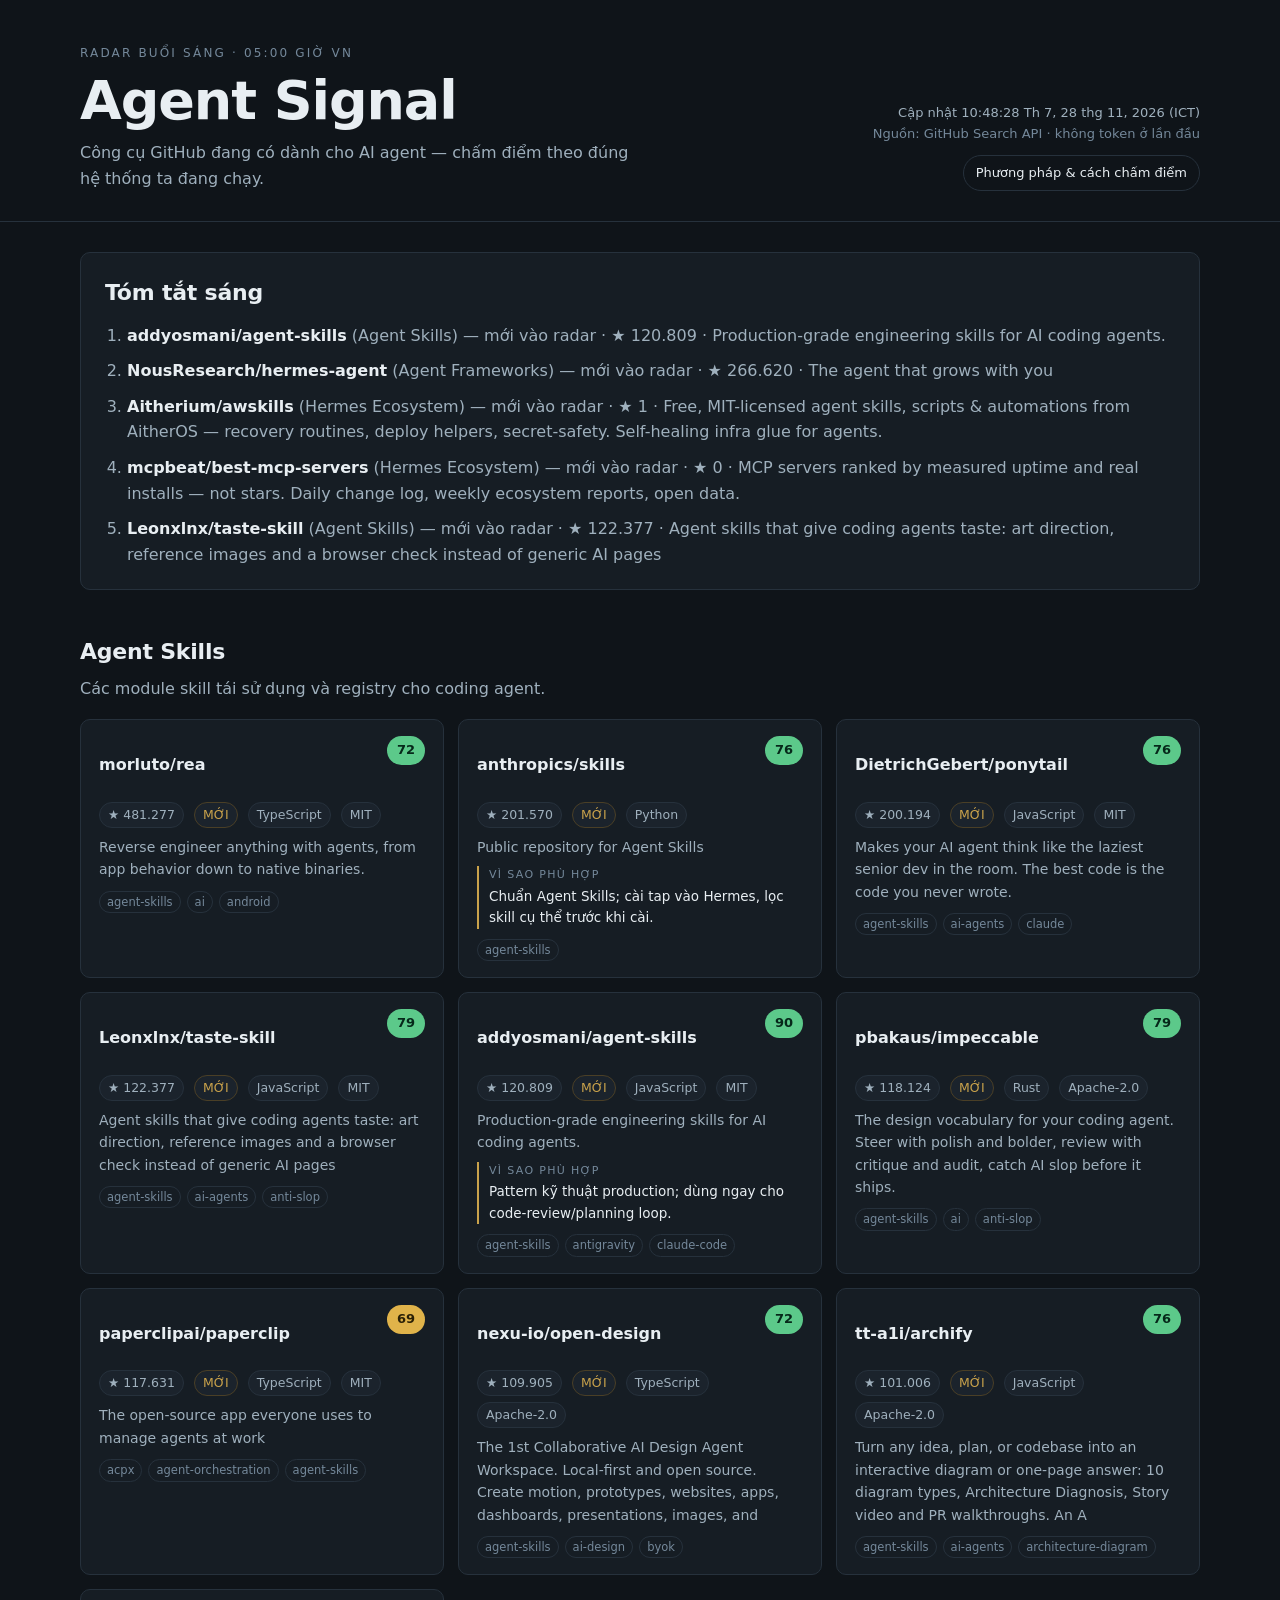
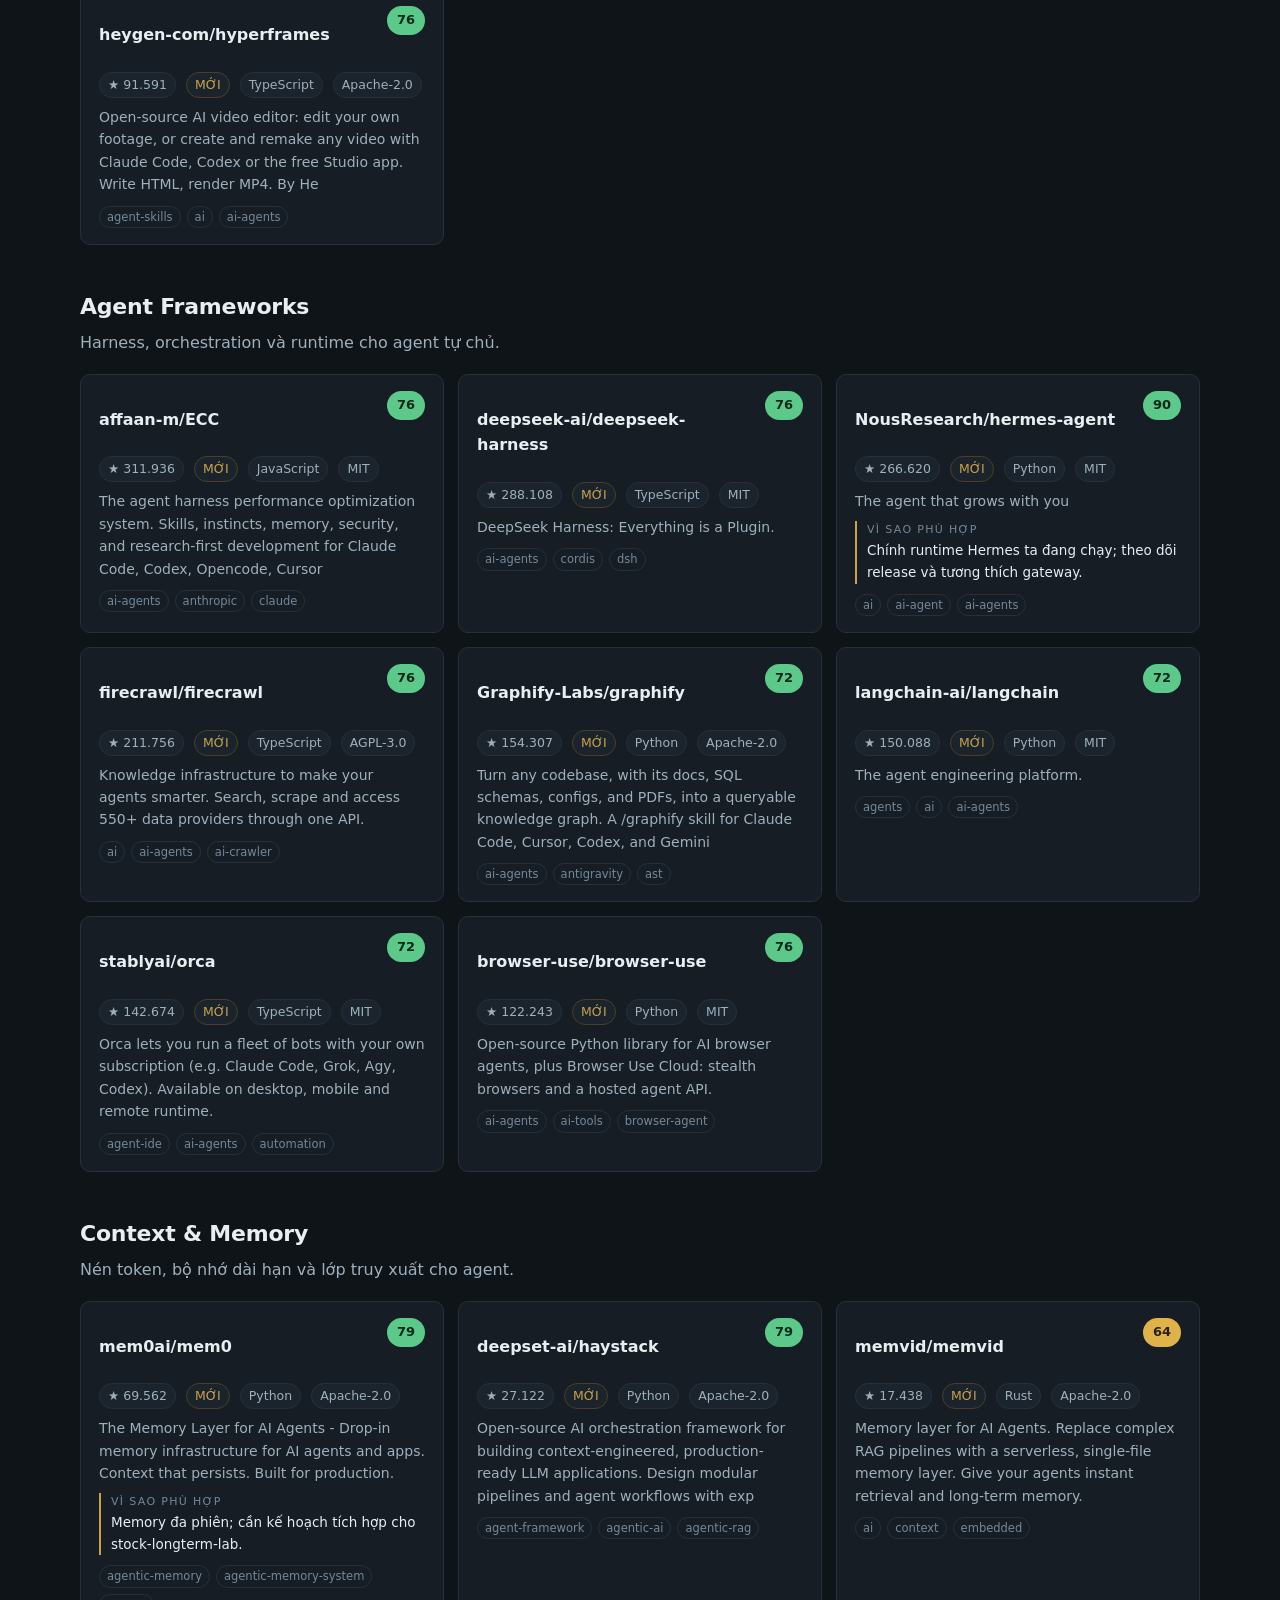
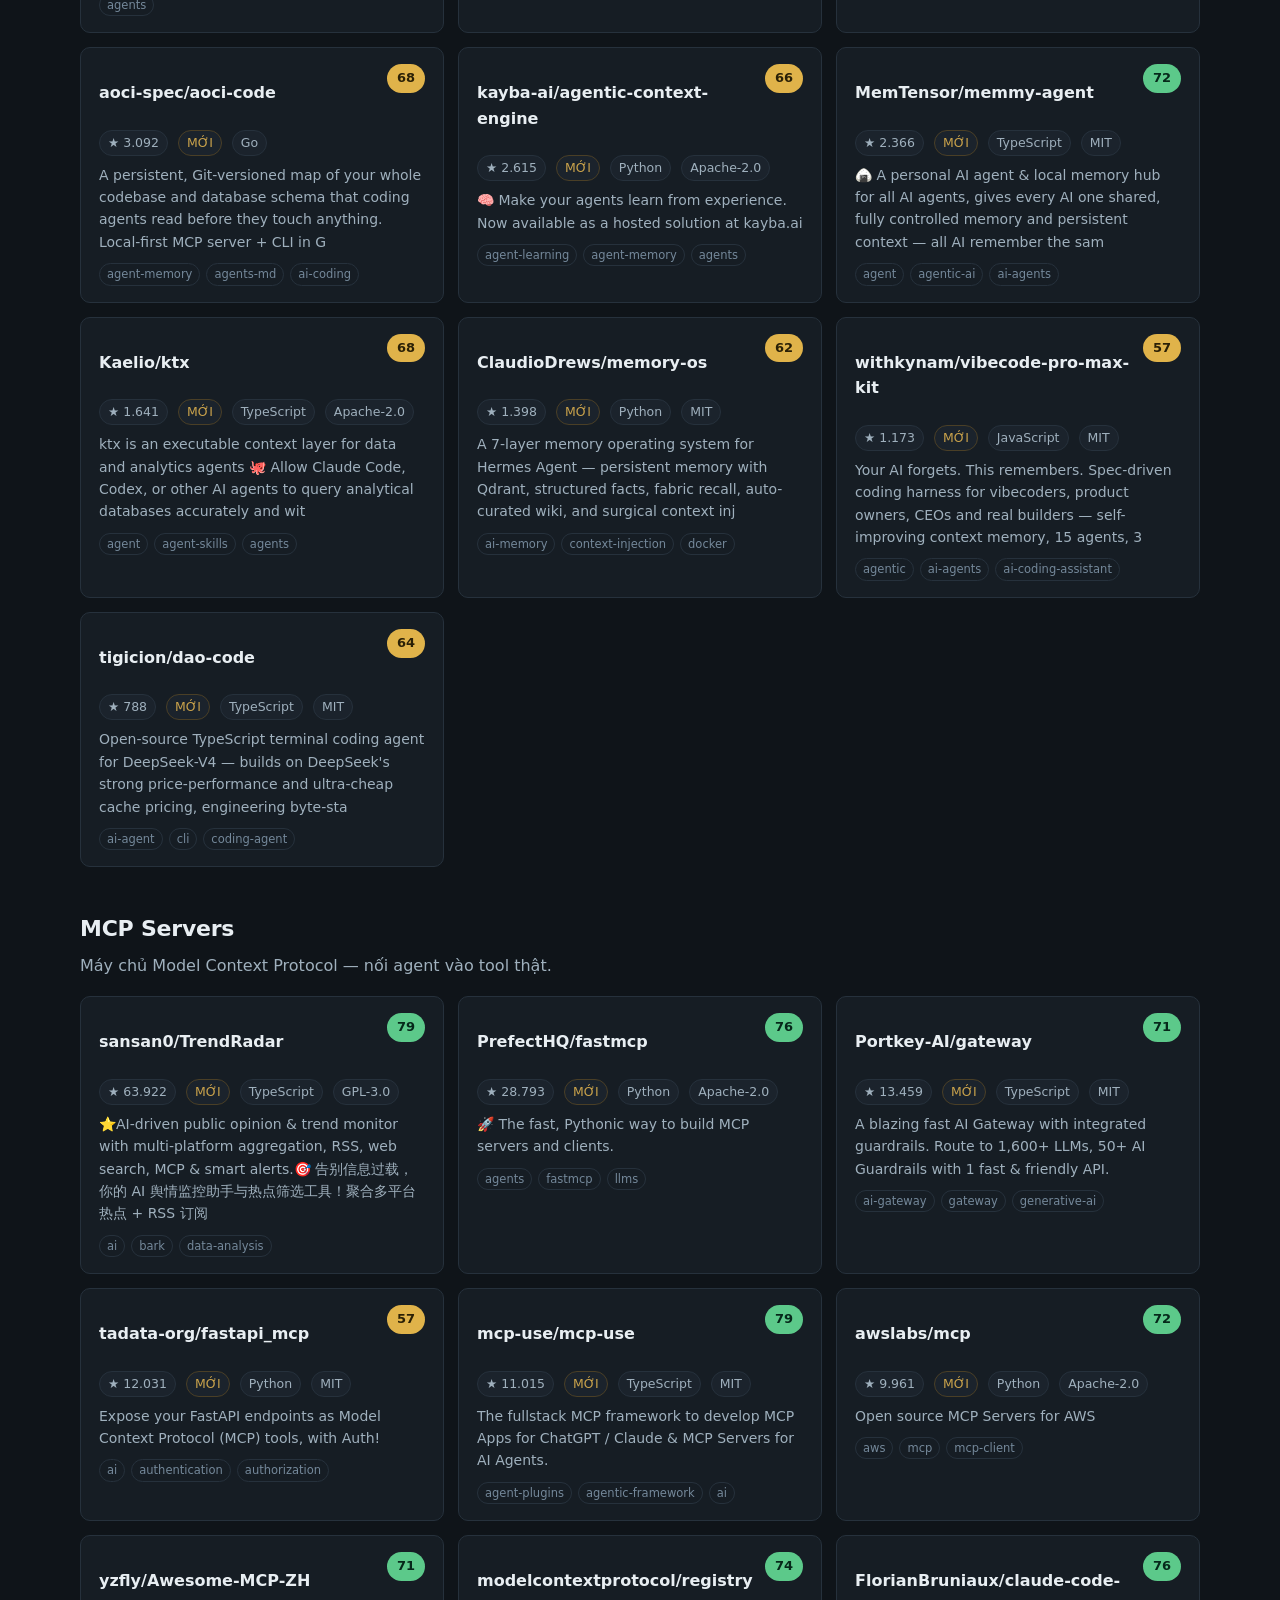
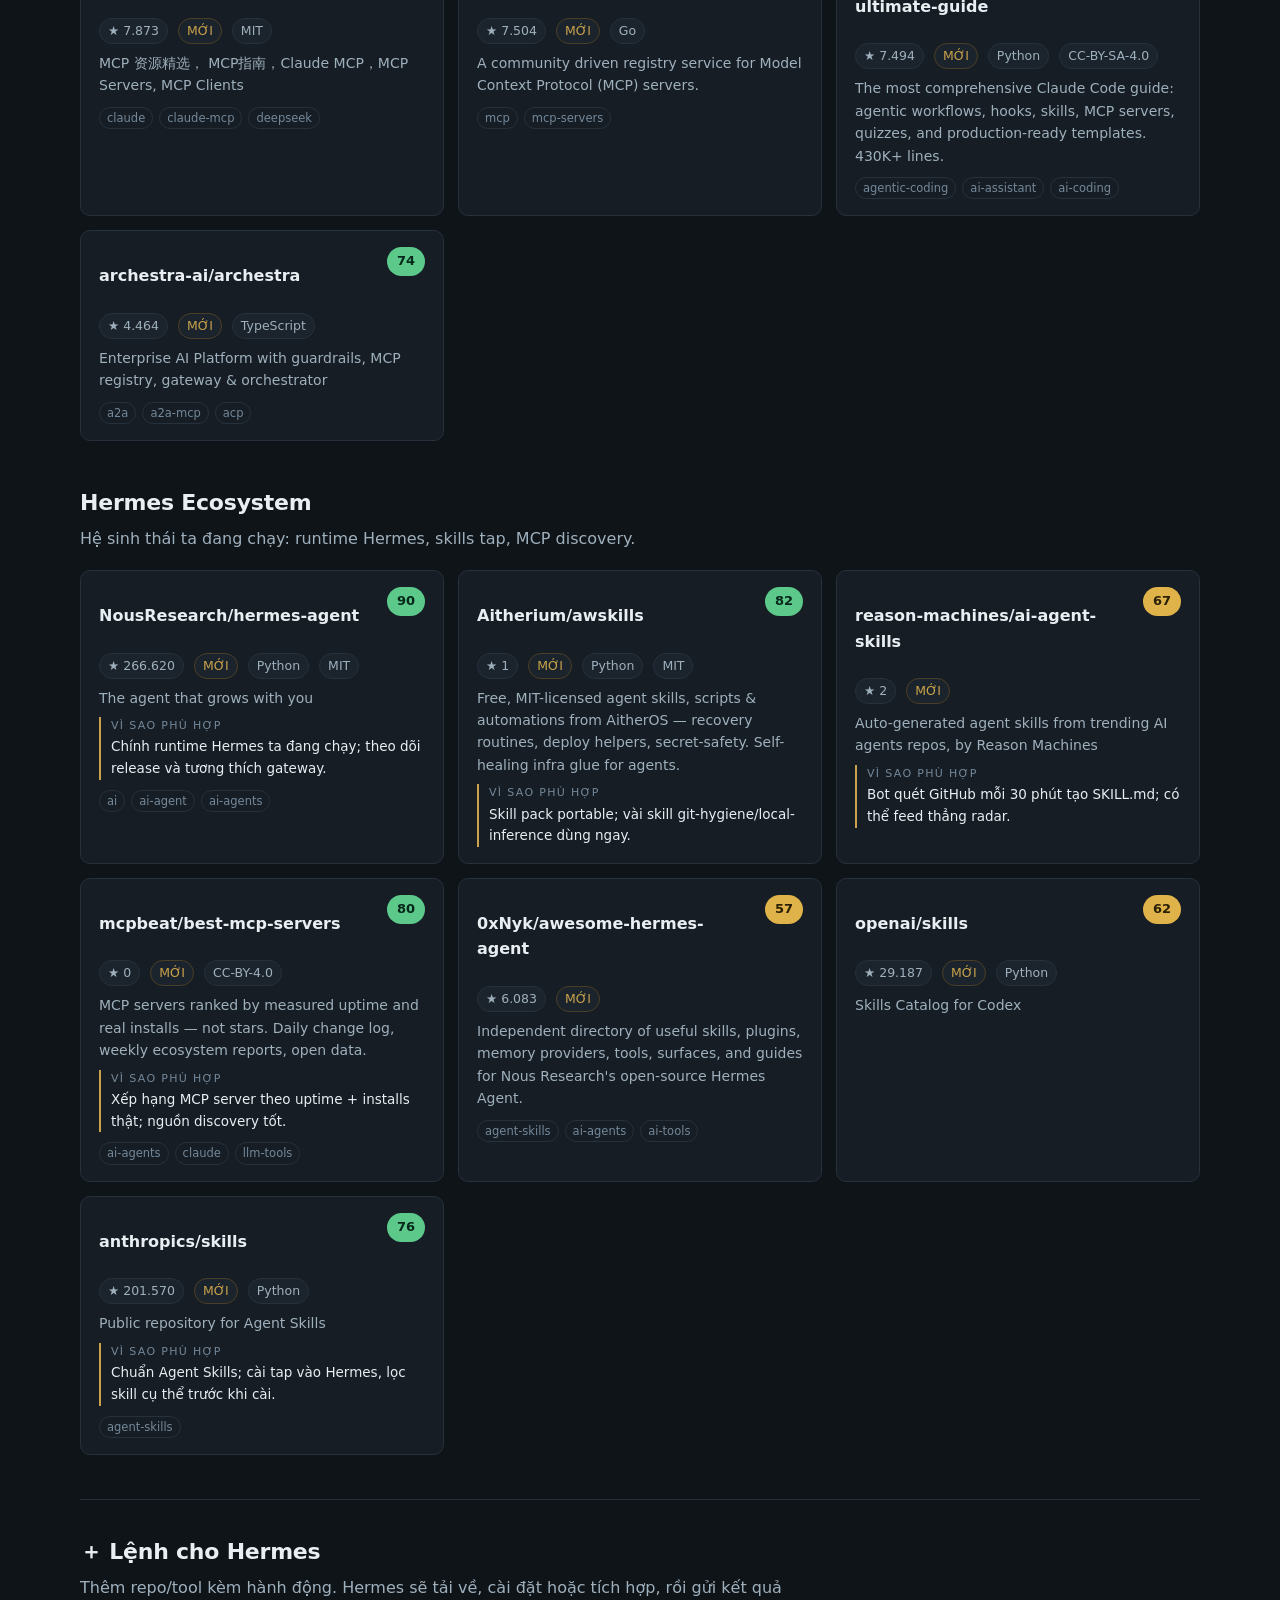
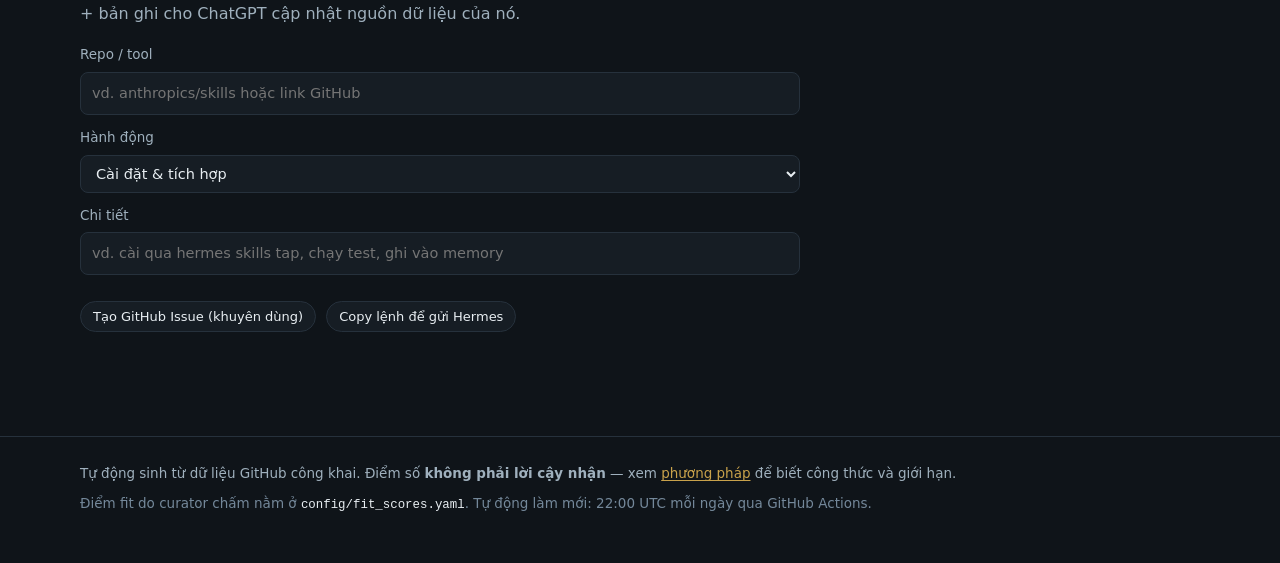
<file: index.html>
<!DOCTYPE html>
<html lang="vi">
<head>
<meta charset="utf-8">
<meta name="viewport" content="width=device-width, initial-scale=1">
<title>Agent Signal — Radar GitHub hằng ngày cho agent tooling</title>
<meta name="description" content="Bản tin sáng về các dự án GitHub đang có cho AI agents: skills, framework, context/memory, MCP servers và hệ sinh thái Hermes — chấm điểm theo đúng stack ta đang dùng.">
<meta property="og:type" content="website">
<meta property="og:locale" content="vi_VN">
<meta property="og:title" content="Agent Signal — Radar GitHub hằng ngày cho agent tooling">
<meta property="og:description" content="Cập nhật mỗi sáng 05:00 ICT: tool/skill mới nổi trên GitHub, kèm điểm số và ghi chú vì sao nên dùng.">
<link rel="canonical" href="https://vaicauchuyentreninternet-crypto.github.io/agent-signal/">
<link rel="icon" href="assets/favicon.svg" type="image/svg+xml">
<link rel="stylesheet" href="css/styles.css">
</head>
<body>
<header class="site-head">
  <div class="wrap head-grid">
    <div>
      <p class="kicker">Radar buổi sáng · 05:00 giờ VN</p>
      <h1>Agent Signal</h1>
      <p class="lede">Công cụ GitHub đang có dành cho AI agent — chấm điểm theo đúng hệ thống ta đang chạy.</p>
    </div>
    <div class="head-meta">
      <p class="stamp">Cập nhật <time id="updated" datetime="">—</time></p>
      <p class="stamp dim">Nguồn: GitHub Search API · không token ở lần đầu</p>
      <a class="ghost-btn" href="methodology.html">Phương pháp &amp; cách chấm điểm</a>
    </div>
  </div>
</header>

<main class="wrap">
  <section class="brief" aria-labelledby="brief-h">
    <h2 id="brief-h">Tóm tắt sáng</h2>
    <ol id="brief-list" class="brief-list"><li>Đang tải…</li></ol>
  </section>

  <div id="sections"></div>

  <section class="inbox block" aria-labelledby="inbox-h">
    <h2 id="inbox-h">＋ Lệnh cho Hermes</h2>
    <p class="blurb">
      Thêm repo/tool kèm hành động. Hermes sẽ tải về, cài đặt hoặc tích hợp,
      rồi gửi kết quả + bản ghi cho ChatGPT cập nhật nguồn dữ liệu của nó.
    </p>
    <form id="cmd-form" class="inbox-form">
      <label>Repo / tool
        <input id="cmd-repo" type="text" required placeholder="vd. anthropics/skills hoặc link GitHub">
      </label>
      <label>Hành động
        <select id="cmd-action">
          <option>Cài đặt &amp; tích hợp</option>
          <option>Clone về để học</option>
          <option>Viết skill / công cụ mới</option>
          <option>Chỉ ghi nhớ nguồn dữ liệu</option>
        </select>
      </label>
      <label>Chi tiết
        <input id="cmd-note" type="text" placeholder="vd. cài qua hermes skills tap, chạy test, ghi vào memory">
      </label>
      <div class="inbox-actions">
        <button type="submit" class="ghost-btn" id="btn-issue">Tạo GitHub Issue (khuyên dùng)</button>
        <button type="button" class="ghost-btn" id="btn-copy">Copy lệnh để gửi Hermes</button>
      </div>
      <p id="cmd-out" class="dim" role="status"></p>
    </form>
  </section>
</main>

<footer class="site-foot">
  <div class="wrap foot-grid">
    <p>Tự động sinh từ dữ liệu GitHub công khai. Điểm số <strong>không phải lời cậy nhận</strong> — xem
      <a href="methodology.html">phương pháp</a> để biết công thức và giới hạn.</p>
    <p class="dim">Điểm fit do curator chấm nằm ở <code>config/fit_scores.yaml</code>. Tự động làm mới: 22:00 UTC mỗi ngày qua GitHub Actions.</p>
  </div>
</footer>

<script defer src="js/main.js"></script>
</body>
</html>
</file>
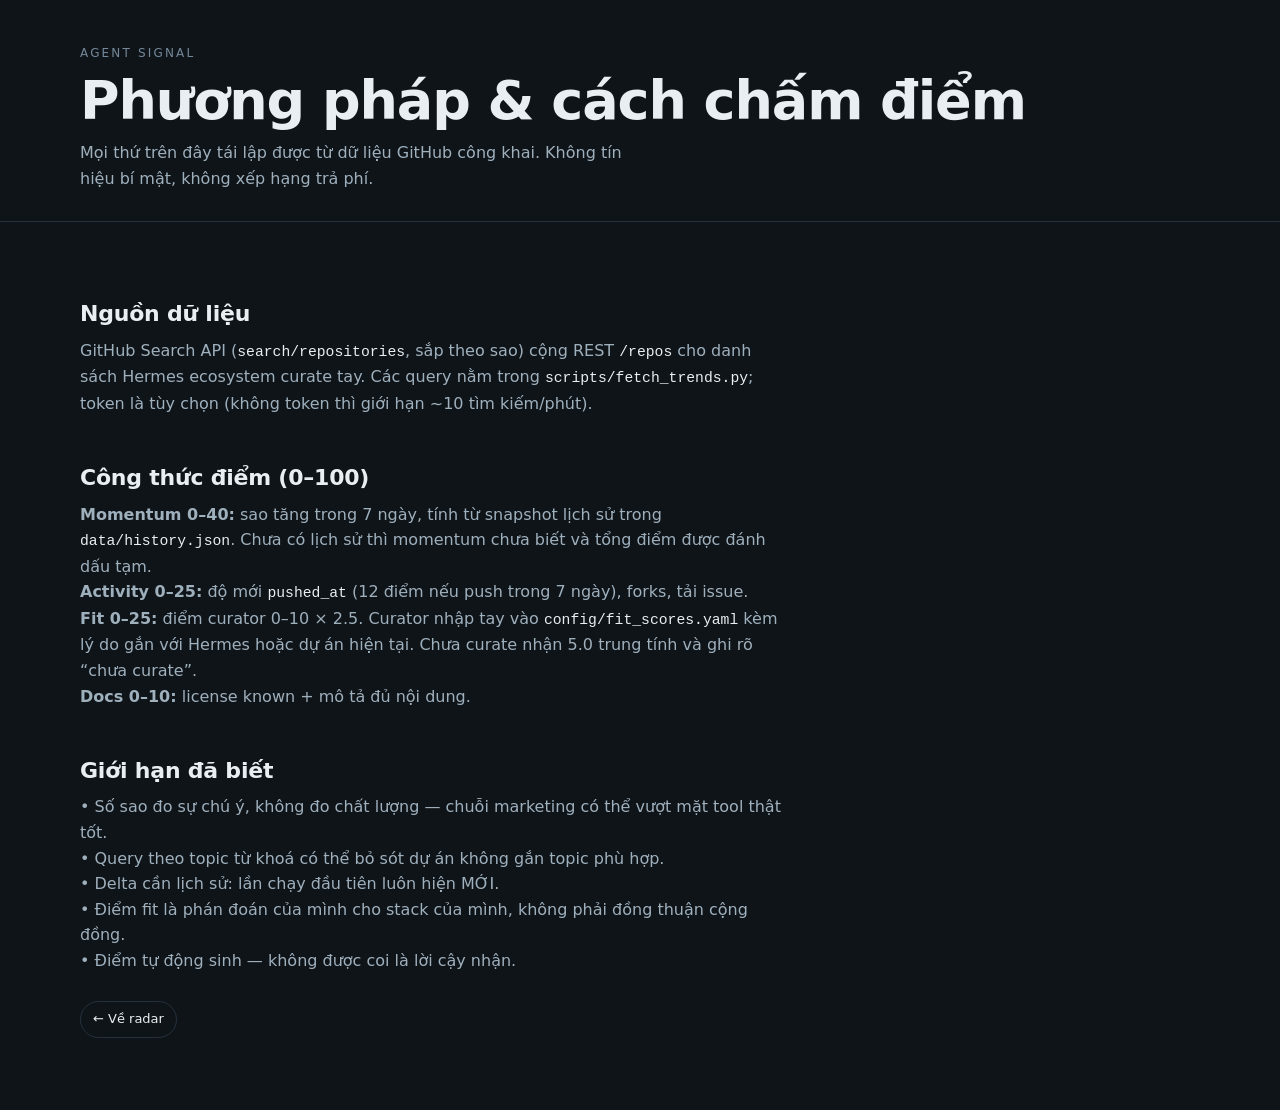
<file: methodology.html>
<!DOCTYPE html>
<html lang="vi">
<head>
<meta charset="utf-8">
<meta name="viewport" content="width=device-width, initial-scale=1">
<title>Phương pháp — Agent Signal</title>
<meta name="description" content="Agent Signal lấy dữ liệu và chấm điểm dự án GitHub như thế nào: nguồn, công thức, điểm fit curator và giới hạn.">
<link rel="canonical" href="https://vaicauchuyentreninternet-crypto.github.io/agent-signal/methodology.html">
<link rel="icon" href="assets/favicon.svg" type="image/svg+xml">
<link rel="stylesheet" href="css/styles.css">
</head>
<body>
<header class="site-head">
  <div class="wrap">
    <p class="kicker">Agent Signal</p>
    <h1>Phương pháp &amp; cách chấm điểm</h1>
    <p class="lede">Mọi thứ trên đây tái lập được từ dữ liệu GitHub công khai. Không tín hiệu bí mật, không xếp hạng trả phí.</p>
  </div>
</header>
<main class="wrap">
  <section class="block">
    <h2>Nguồn dữ liệu</h2>
    <p class="blurb">
      GitHub Search API (<code>search/repositories</code>, sắp theo sao) cộng REST <code>/repos</code>
      cho danh sách Hermes ecosystem curate tay. Các query nằm trong <code>scripts/fetch_trends.py</code>;
      token là tùy chọn (không token thì giới hạn ~10 tìm kiếm/phút).
    </p>
  </section>
  <section class="block">
    <h2>Công thức điểm (0–100)</h2>
    <p class="blurb">
      <strong>Momentum 0–40:</strong> sao tăng trong 7 ngày, tính từ snapshot lịch sử trong
      <code>data/history.json</code>. Chưa có lịch sử thì momentum chưa biết và tổng điểm được đánh dấu tạm.<br>
      <strong>Activity 0–25:</strong> độ mới <code>pushed_at</code> (12 điểm nếu push trong 7 ngày), forks, tải issue.<br>
      <strong>Fit 0–25:</strong> điểm curator 0–10 × 2.5. Curator nhập tay vào
      <code>config/fit_scores.yaml</code> kèm lý do gắn với Hermes hoặc dự án hiện tại.
      Chưa curate nhận 5.0 trung tính và ghi rõ “chưa curate”.<br>
      <strong>Docs 0–10:</strong> license known + mô tả đủ nội dung.
    </p>
  </section>
  <section class="block">
    <h2>Giới hạn đã biết</h2>
    <p class="blurb">
      • Số sao đo sự chú ý, không đo chất lượng — chuỗi marketing có thể vượt mặt tool thật tốt.<br>
      • Query theo topic từ khoá có thể bỏ sót dự án không gắn topic phù hợp.<br>
      • Delta cần lịch sử: lần chạy đầu tiên luôn hiện MỚI.<br>
      • Điểm fit là phán đoán của mình cho stack của mình, không phải đồng thuận cộng đồng.<br>
      • Điểm tự động sinh — không được coi là lời cậy nhận.
    </p>
  </section>
  <p><a class="ghost-btn" href="index.html">← Về radar</a></p>
</main>
<script defer src="js/main.js"></script>
</body>
</html>
</file>
<file: css/styles.css>
:root {
  --bg: #0f1419;
  --panel: #161d24;
  --panel-2: #1b232c;
  --line: #26313c;
  --ink: #e8eef2;
  --muted: #9fb0bd;
  --faint: #74889a;
  --acc: #c9a24b;
  --good: #5cc98a;
  --warn: #e0b34a;
  --bad: #8fa0ae;
  --radius: 10px;
}
* { box-sizing: border-box; }
html { -webkit-text-size-adjust: 100%; }
body {
  margin: 0;
  background: var(--bg);
  color: var(--ink);
  font: 16px/1.6 ui-sans-serif, system-ui, "Segoe UI", Roboto, Helvetica, Arial, sans-serif;
}
.wrap { width: min(1120px, calc(100% - 40px)); margin-inline: auto; }
a { color: var(--acc); text-decoration-thickness: 1px; text-underline-offset: 2px; }
a:focus-visible, button:focus-visible { outline: 2px solid var(--acc); outline-offset: 2px; }

/* Header */
.site-head { border-bottom: 1px solid var(--line); padding: 44px 0 30px; }
.head-grid { display: flex; flex-wrap: wrap; gap: 18px; justify-content: space-between; align-items: end; }
.kicker { margin: 0 0 10px; font-size: 12px; letter-spacing: .18em; text-transform: uppercase; color: var(--faint); }
h1 { margin: 0; font-size: clamp(34px, 5vw, 54px); line-height: 1.02; letter-spacing: -0.02em; }
.lede { margin: 12px 0 0; color: var(--muted); max-width: 56ch; }
.head-meta { text-align: right; }
.stamp { margin: 0; font-size: 13px; color: var(--muted); }
.dim { color: var(--faint); }
.ghost-btn {
  display: inline-block; margin-top: 10px; padding: 7px 12px;
  border: 1px solid var(--line); border-radius: 999px;
  color: var(--ink); text-decoration: none; font-size: 13px;
}
.ghost-btn:hover { border-color: var(--acc); }

/* Sections */
main.wrap { padding: 30px 0 60px; }
h2 { font-size: 22px; letter-spacing: -0.01em; margin: 0 0 6px; }
h3 { font-size: 18px; }
.blurb { color: var(--muted); margin: 0 0 18px; max-width: 70ch; }
section.block { margin-top: 44px; }

/* Brief */
.brief { border: 1px solid var(--line); background: var(--panel); border-radius: var(--radius); padding: 22px 24px; }
.brief-list { margin: 12px 0 0; padding-left: 22px; display: grid; gap: 10px; }
.brief-list li { color: var(--muted); }
.brief-list strong { color: var(--ink); }

/* Cards */
.grid { display: grid; grid-template-columns: repeat(auto-fill, minmax(300px, 1fr)); gap: 14px; }
.card {
  background: var(--panel); border: 1px solid var(--line); border-radius: var(--radius);
  padding: 16px 18px; display: flex; flex-direction: column; gap: 8px;
}
.card:hover { border-color: #384652; }
.card-top { display: flex; gap: 10px; align-items: start; justify-content: space-between; }
.card-name { font-weight: 650; font-size: 16px; }
.card-name a { color: var(--ink); text-decoration: none; }
.card-name a:hover { color: var(--acc); }
.meta { display: flex; flex-wrap: wrap; gap: 6px 10px; font-size: 12.5px; color: var(--faint); align-items: center; }
.chip { padding: 2px 8px; border-radius: 999px; border: 1px solid var(--line); background: var(--panel-2); }
.chip.delta { color: var(--good); border-color: #2c4a3a; }
.chip.new { color: var(--acc); border-color: #4a3f26; }
.badge {
  font-variant-numeric: tabular-nums; font-weight: 700; font-size: 13px;
  padding: 3px 9px; border-radius: 999px; border: 1px solid transparent;
}
.badge.hi { color: #06281a; background: var(--good); }
.badge.mid { color: #2a2006; background: var(--warn); }
.badge.low { color: #dfe7ec; background: var(--bad); }
.blurb-sm { margin: 0; color: var(--muted); font-size: 14px; }
.fit { margin: 0; font-size: 13.5px; color: var(--ink); border-left: 2px solid var(--acc); padding-left: 10px; }
.fit-label { display: block; font-size: 11px; letter-spacing: .12em; text-transform: uppercase; color: var(--faint); margin-bottom: 2px; }
.tags { display: flex; flex-wrap: wrap; gap: 6px; margin-top: 2px; }
.tag { font-size: 11.5px; color: var(--faint); border: 1px solid var(--line); border-radius: 999px; padding: 1px 7px; }

/* Footer */
.site-foot { border-top: 1px solid var(--line); padding: 26px 0 40px; font-size: 13.5px; color: var(--muted); }
.foot-grid p { margin: 0 0 8px; }
code { font-family: ui-monospace, SFMono-Regular, Consolas, monospace; font-size: .92em; color: var(--ink); }

@media (max-width: 640px) {
  .head-meta { text-align: left; }
  .wrap { width: calc(100% - 28px); }
  .grid { grid-template-columns: 1fr; }
}
@media (prefers-reduced-motion: reduce) {
  * { animation: none !important; transition: none !important; }
}

/* Inbox — lệnh cho Hermes */
.inbox { border-top: 1px solid var(--line); padding-top: 34px; margin-top: 50px; }
.inbox-form { display: grid; gap: 12px; max-width: 720px; }
.inbox-form label { display: grid; gap: 6px; font-size: 13.5px; color: var(--muted); }
.inbox-form input, .inbox-form select {
  background: var(--panel); color: var(--ink);
  border: 1px solid var(--line); border-radius: 8px;
  padding: 9px 11px; font: inherit; font-size: 14.5px;
}
.inbox-form input:focus, .inbox-form select:focus { outline: 2px solid var(--acc); outline-offset: 1px; }
.inbox-actions { display: flex; flex-wrap: wrap; gap: 10px; margin-top: 4px; }
.inbox-actions .ghost-btn { cursor: pointer; background: var(--panel); }
.inbox-actions .ghost-btn:hover { border-color: var(--acc); }

/* ============================================================
   QA fixes — 2026-11-16 (chỉ THÊM, không sửa/xoá rule cũ)
   Các rule dưới đè trong phạm vi hẹp để sửa lỗi chí mạng/AA.
   ============================================================ */
/* (1) Ở <=640px, `1fr` = minmax(auto,1fr); min-content của card lớn hơn
       khung nên trang tràn ngang 26px ở 320px. minmax(0,1fr) cho phép
       track co lại bằng khung. */
@media (max-width: 640px) { .grid { grid-template-columns: minmax(0, 1fr); } }
/* (2) Tên repo dài không có khoảng trắng (vd modelcontextprotocol/registry)
       làm min-content card = 317px, đẩy track MCP Servers ra 316.891px. */
.card-name { overflow-wrap: anywhere; }
/* (3) Contrast: --faint (#74889a) trên nền chip --panel-2 (#1b232c) = 4.33,
       dưới WCAG AA 4.5. --muted (#9fb0bd) đạt ~8. */
.chip { color: var(--muted); }
/* (4) button mặc định lấy font Arial của trình duyệt, lệch hệ font trang. */
.ghost-btn { font-family: inherit; }
/* (5) Phản hồi hover tức thì -> thêm chuyển màu 150ms; bị
       prefers-reduced-motion tắt hoàn toàn (rule * ở trên). */
.card { transition: border-color 150ms ease; }
.ghost-btn { transition: border-color 150ms ease, color 150ms ease; }
.card-name a { transition: color 150ms ease; }
</file>
